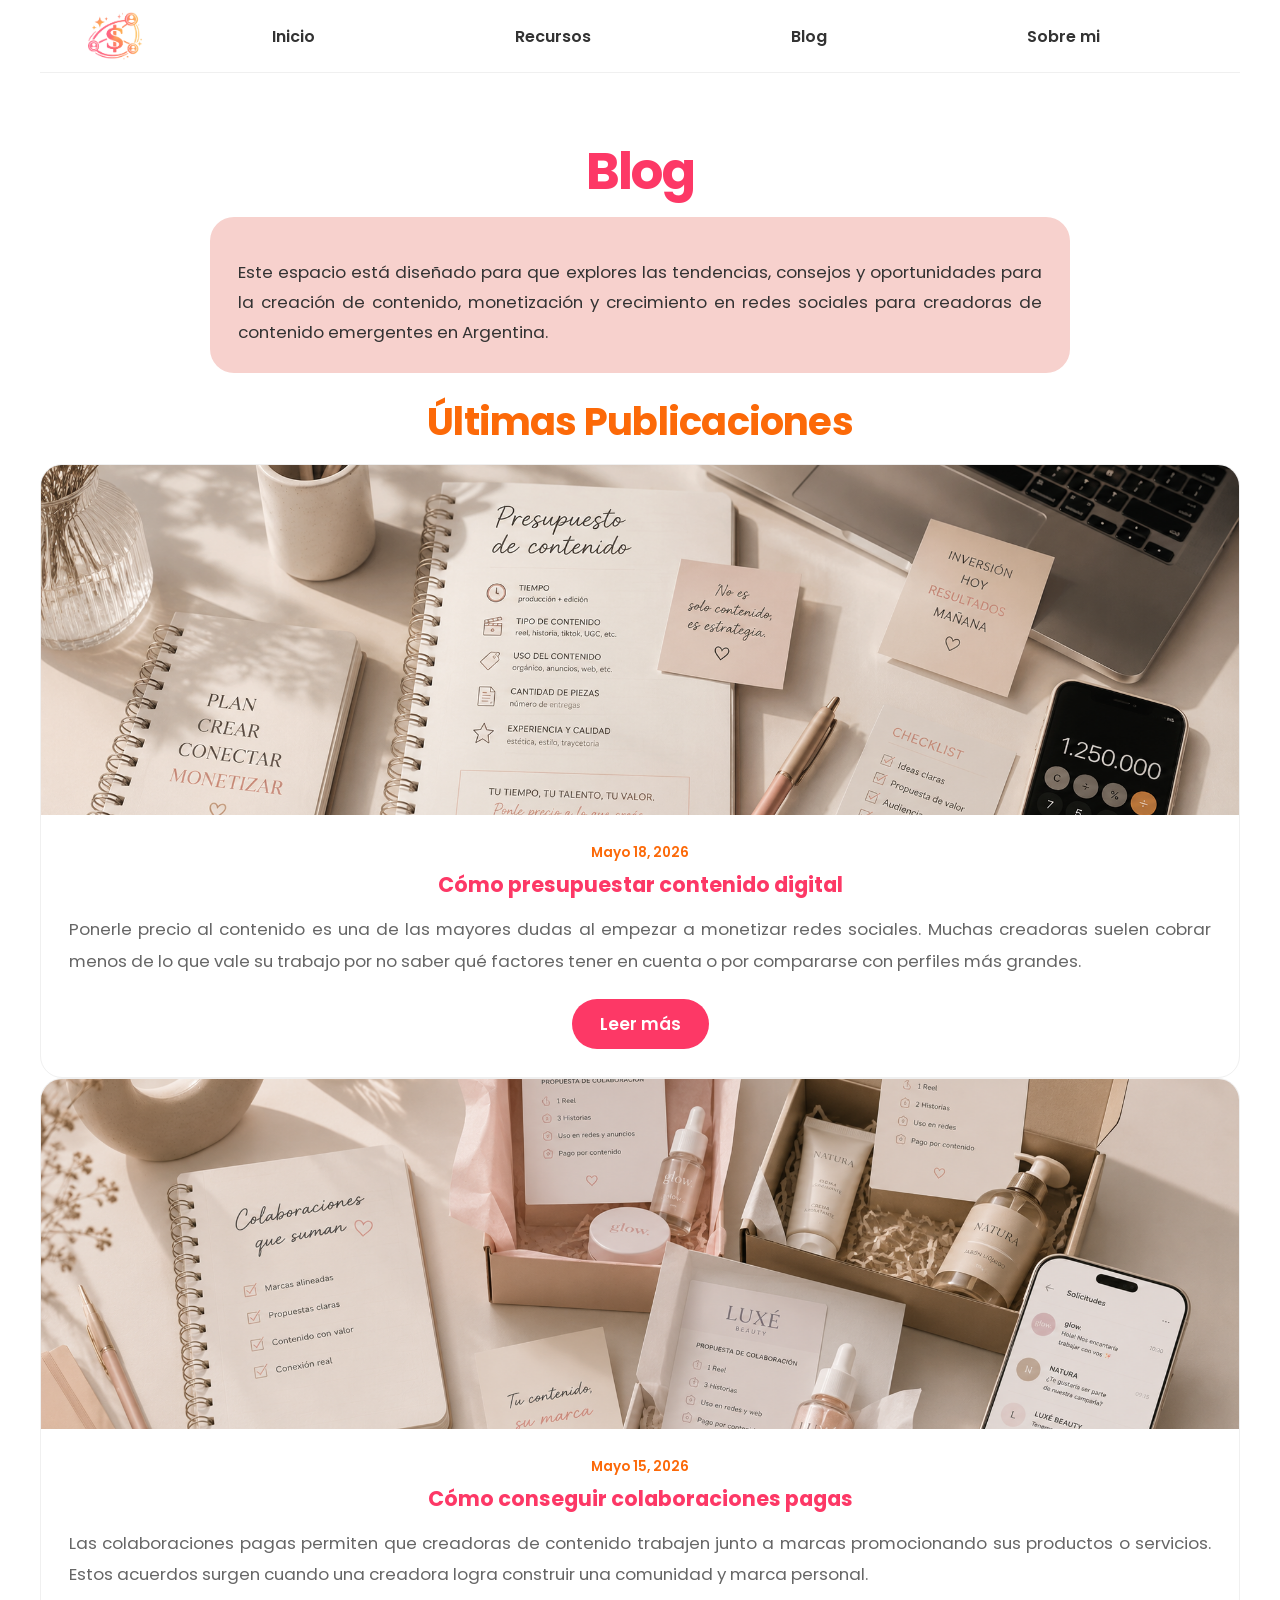
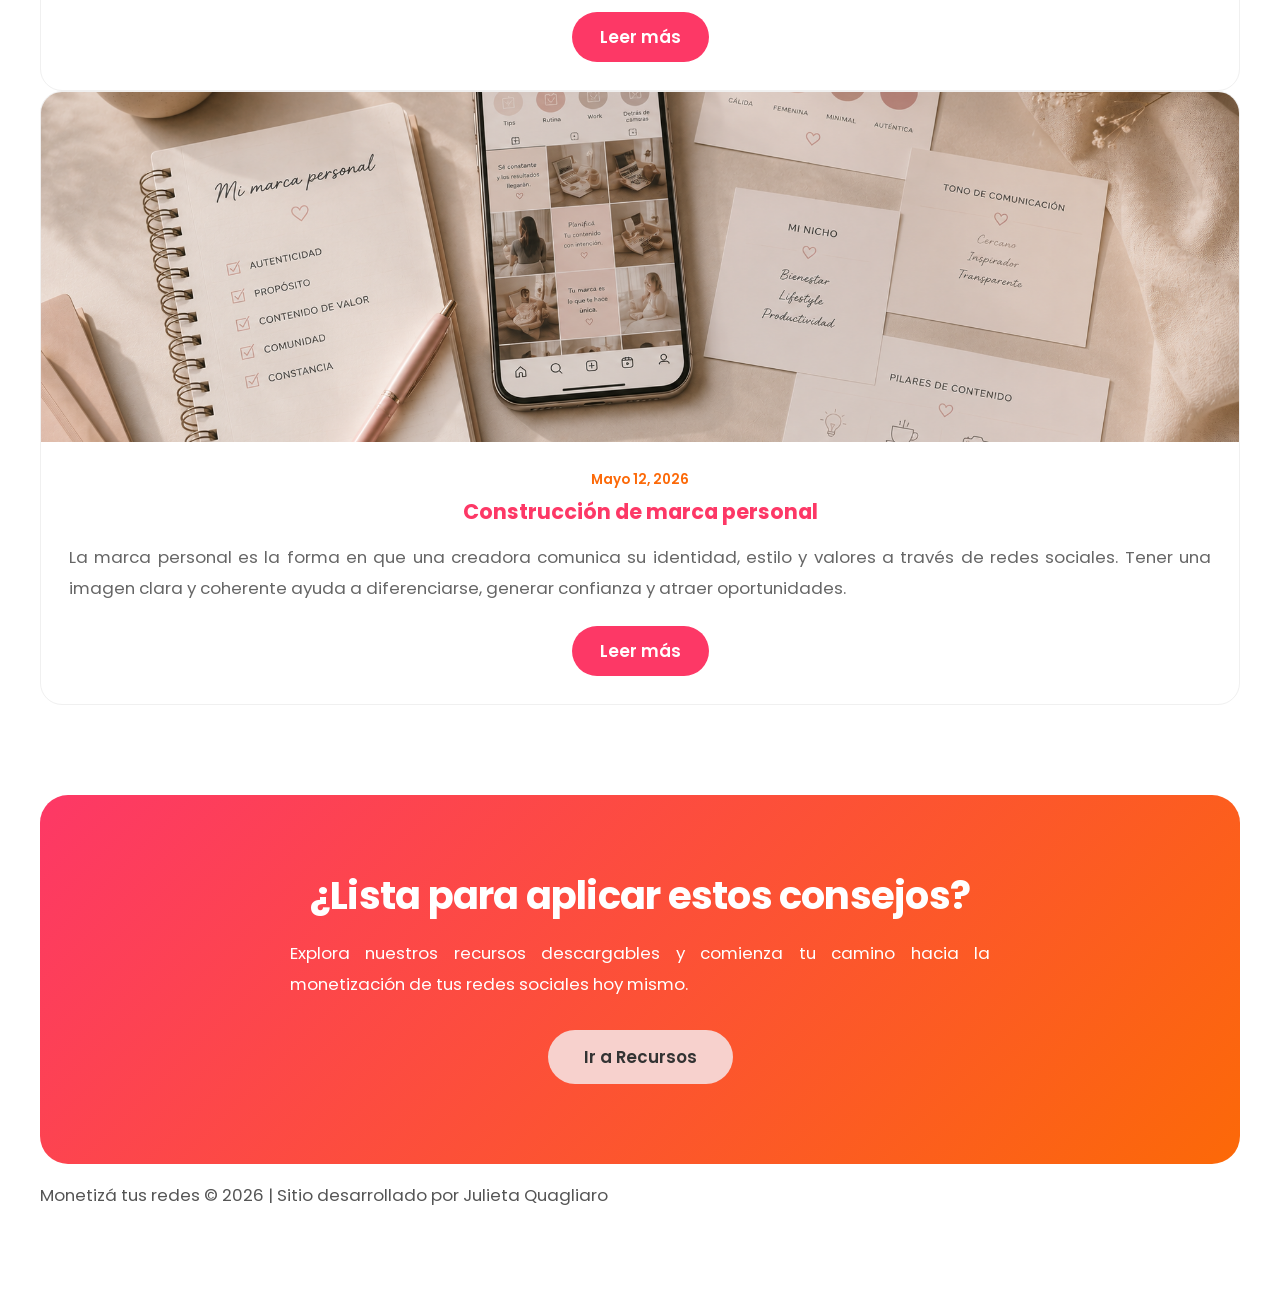
<file: blog.html>
<!DOCTYPE html>
<html lang="es"> 
<head>
  <link href="style.css" rel="stylesheet">
  <meta charset="UTF-8">
  <meta name="viewport" content="width=device-width, initial-scale=1.0">

  <title>Blog - Monetizá tus redes</title>
  <link href="https://fonts.googleapis.com/css2?family=Poppins:wght@400;600;700&display=swap" rel="stylesheet">

</head>
<body>
  <nav>
    <div class="nav-left"><img src="img/logo.png" alt="Logo"></div>
    <div class="nav-links">
      <a href="index.html">Inicio</a>
      <a href="recursos.html">Recursos</a>
      <a href="blog.html">Blog</a>
      <a href="sobremi.html">Sobre mi</a>
    </div>
  </nav>

  <h1>Blog</h1>

  <div class="highlight-box">
    <p>Este espacio está diseñado para que explores las tendencias, consejos y oportunidades para la creación de contenido, monetización y crecimiento en redes sociales para creadoras de contenido emergentes en Argentina.</p>
  </div>

  <div class="blog-container">
    <h2>Últimas Publicaciones</h2>

  
      <article class="blog-card">
        <div class="blog-image">
          <img src="img/blog post 1.png" alt="Cómo presupuestar contenido digital">
        </div>
        <div class="blog-content">
          <div class="blog-date">Mayo 18, 2026</div>
          <h3>Cómo presupuestar contenido digital</h3>
          <p class="blog-excerpt">Ponerle precio al contenido es una de las mayores dudas al empezar a monetizar redes sociales. Muchas creadoras suelen cobrar menos de lo que vale su trabajo por no saber qué factores tener en cuenta o por compararse con perfiles más grandes.</p>
          <details class="blog-details">
            <summary class="btn-primary">Leer más</summary>
            <div class="details-content">
            <p><strong>¿Qué deberías incluir en un presupuesto?</strong></p>
                <ul>
                    <li>Tiempo de producción, grabación y edición.</li>
                    <li>Formato solicitado (Reel, TikTok, historia, UGC, etc.).</li>
                    <li>Cantidad de piezas incluidas en la propuesta.</li>
                    <li>Derechos de uso y duración de la campaña.</li>
                    <li>Experiencia y especialización de la creadora.</li>
                </ul>

            <p><strong>Recomendaciones</strong></p>
                <ul>
                   <li>Definí tarifas base para cada tipo de contenido.</li>
                   <li>Considerá el tiempo invertido además del alcance.</li>
                   <li>Aclará cuántas revisiones incluye el servicio.</li>
                   <li>Sumá un costo extra si la marca utilizará el contenido en anuncios.</li>
               </ul>

           <p><strong>Dato importante</strong></p>
              <p>El valor de una colaboración no depende únicamente de los seguidores. Factores como la calidad del contenido, el tiempo de producción y el uso comercial que hará la marca pueden influir significativamente en el presupuesto final.
              </p>

            <p class="fuente"> Fuente: Monetag Team. 
              <a href="https://monetag.com/es/blog/monetizacion-de-contenidos-consejos-y-estrategias-vitales-a-tener-en-cuenta/" target="_blank">
              Monetización de contenidos: consejos y estrategias vitales a tener en cuenta</a>
              (2024).
           </p>
            <p class="fuente">Fuente: imagen generada con ChatGPT (OpenAI), 2026.</p>
            </div>
          </details>
        </div>
      </article>


      <article class="blog-card">
        <div class="blog-image">
          <img src="img/blog post 2.png" alt="Cómo conseguir colaboraciones pagas">
        </div>
        <div class="blog-content">
          <div class="blog-date">Mayo 15, 2026</div>
          <h3>Cómo conseguir colaboraciones pagas</h3>
          <p class="blog-excerpt">Las colaboraciones pagas permiten que creadoras de contenido trabajen junto a marcas promocionando sus productos o servicios. Estos acuerdos surgen cuando una creadora logra construir una comunidad y marca personal.</p>
          <details class="blog-details">
            <summary class="btn-primary">Leer más</summary>
            <div class="details-content">
              <p><strong>¿Qué buscan las marcas?</strong></p>
             <ul>
                <li>Una identidad visual coherente.</li>
                <li>Contenido constante y de calidad.</li>
                <li>Buena interacción con la audiencia.</li>
                <li>Afinidad entre la creadora y la marca.</li>
                <li>Autenticidad y credibilidad.</li>
             </ul>
              <p><strong>Estrategias para conseguir colaboraciones</strong></p>
              <ul>
                <li>Definir claramente tu nicho y estilo de contenido.</li>
                <li>Crear un media kit actualizado.</li>
                <li>Etiquetar e interactuar con marcas afines.</li>
                <li>Mostrar ejemplos reales de trabajos anteriores.</li>
                <li>Contactar marcas de forma profesional y personalizada.</li>
             </ul>
              <p><strong>Dato importante</strong></p>
              <p>Las marcas valoran cada vez más a las microcreadoras porque suelen generar comunidades más comprometidas y auténticas. Una audiencia pequeña pero activa puede ser tan atractiva como una comunidad masiva.</p>            </div>
          <p class="fuente">
             Fuente: Metricool.
            <a href="https://metricool.com/es/monetizar-redes-sociales/" target="_blank">
             10 estrategias para monetizar redes sociales</a>
            (2025).
         </p>
          <p class="fuente">Fuente: imagen generada con ChatGPT (OpenAI), 2026.</p>
            </details>
        </div>
      </article>

      <article class="blog-card">
        <div class="blog-image">
          <img src="img/blog post 3.png" alt="Construcción de marca personal">
        </div>
        <div class="blog-content">
          <div class="blog-date">Mayo 12, 2026</div>
          <h3>Construcción de marca personal</h3>
          <p class="blog-excerpt">La marca personal es la forma en que una creadora comunica su identidad, estilo y valores a través de redes sociales. Tener una imagen clara y coherente ayuda a diferenciarse, generar confianza y atraer oportunidades.</p>
          <details class="blog-details">
            <summary class="btn-primary">Leer más</summary>
            <div class="details-content">
              <p><strong>¿Qué ayuda a construir una marca personal?</strong></p>
              <ul>
                 <li>Mantener una identidad visual consistente.</li>
                 <li>Compartir contenido alineado a tus intereses.</li>
                 <li>Mostrar autenticidad y personalidad.</li>
                 <li>Generar valor para la audiencia.</li>
                 <li>Construir confianza a largo plazo.</li>
             </ul>
              <p><strong>Estrategias para fortalecerla</strong></p>
              <ul>
                 <li>Definir qué te diferencia de otros creadores.</li>
                 <li>Conocer a tu audiencia y sus intereses.</li>
                 <li>Mantener una comunicación coherente.</li>
                 <li>Diversificar formatos de contenido.</li>
                 <li>Crear una presencia reconocible en todas tus redes.</li>
             </ul>
              <p><strong>Dato importante</strong></p>
              <p>Una marca personal sólida se construye a partir de la confianza. Comprender a tu audiencia y ofrecer contenido relevante de forma constante puede generar oportunidades de monetización más sostenibles en el tiempo.</p>            </div>
          <p class="fuente">
          Fuente: Mailchimp.
          <a href="https://mailchimp.com/es/resources/content-monetization/" target="_blank">
          How to Monetize Your Content: Tips for Success</a>
          (2024).
          </p>
          <p class="fuente">Fuente: imagen generada con ChatGPT (OpenAI), 2026.</p>
            </details>
        </div>
      </article>

    </div>
  <div class="section-colored">
    <h2>¿Lista para aplicar estos consejos?</h2>
    <p>Explora nuestros recursos descargables y comienza tu camino hacia la monetización de tus redes sociales hoy mismo.</p>
    <a href="recursos.html" class="btn-secondary">Ir a Recursos</a>
  </div>

  <footer>
  <p>Monetizá tus redes © 2026 | Sitio desarrollado por Julieta Quagliaro</p>
</footer>

</body>
</html>
</file>
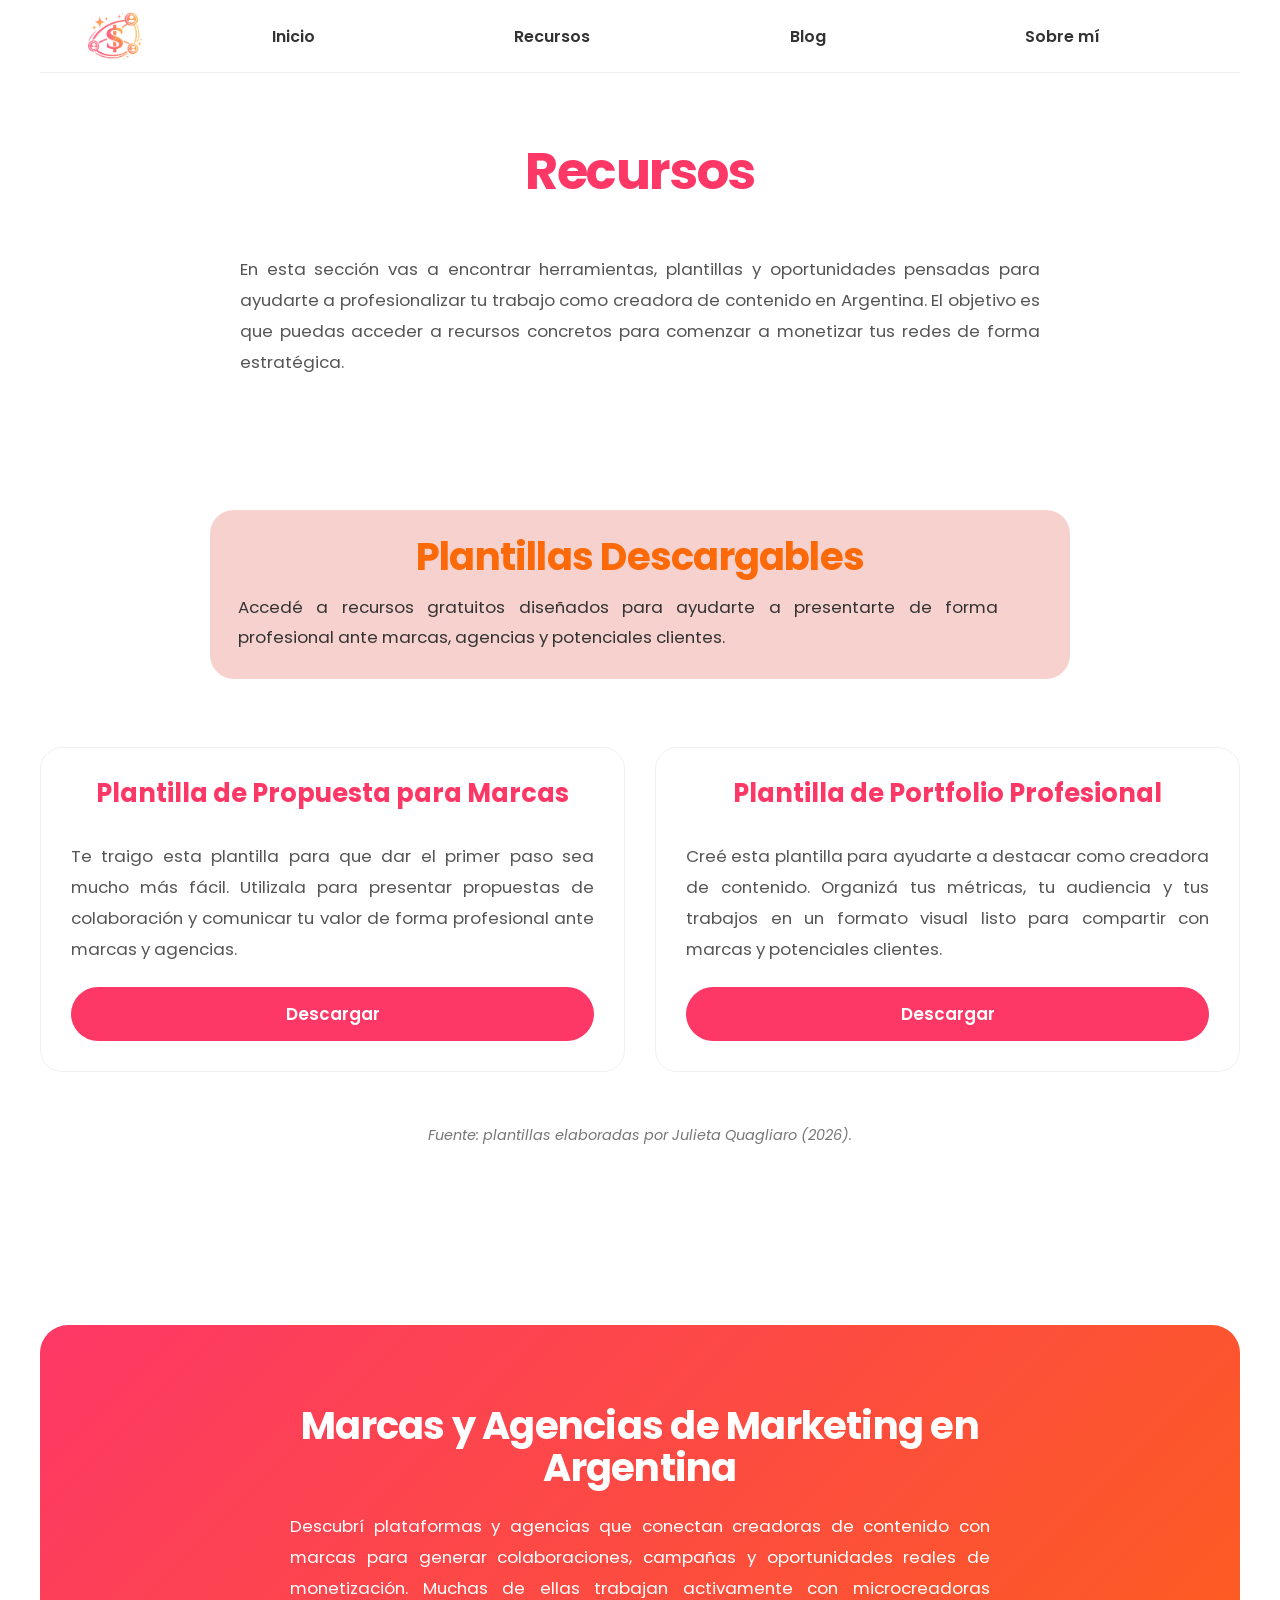
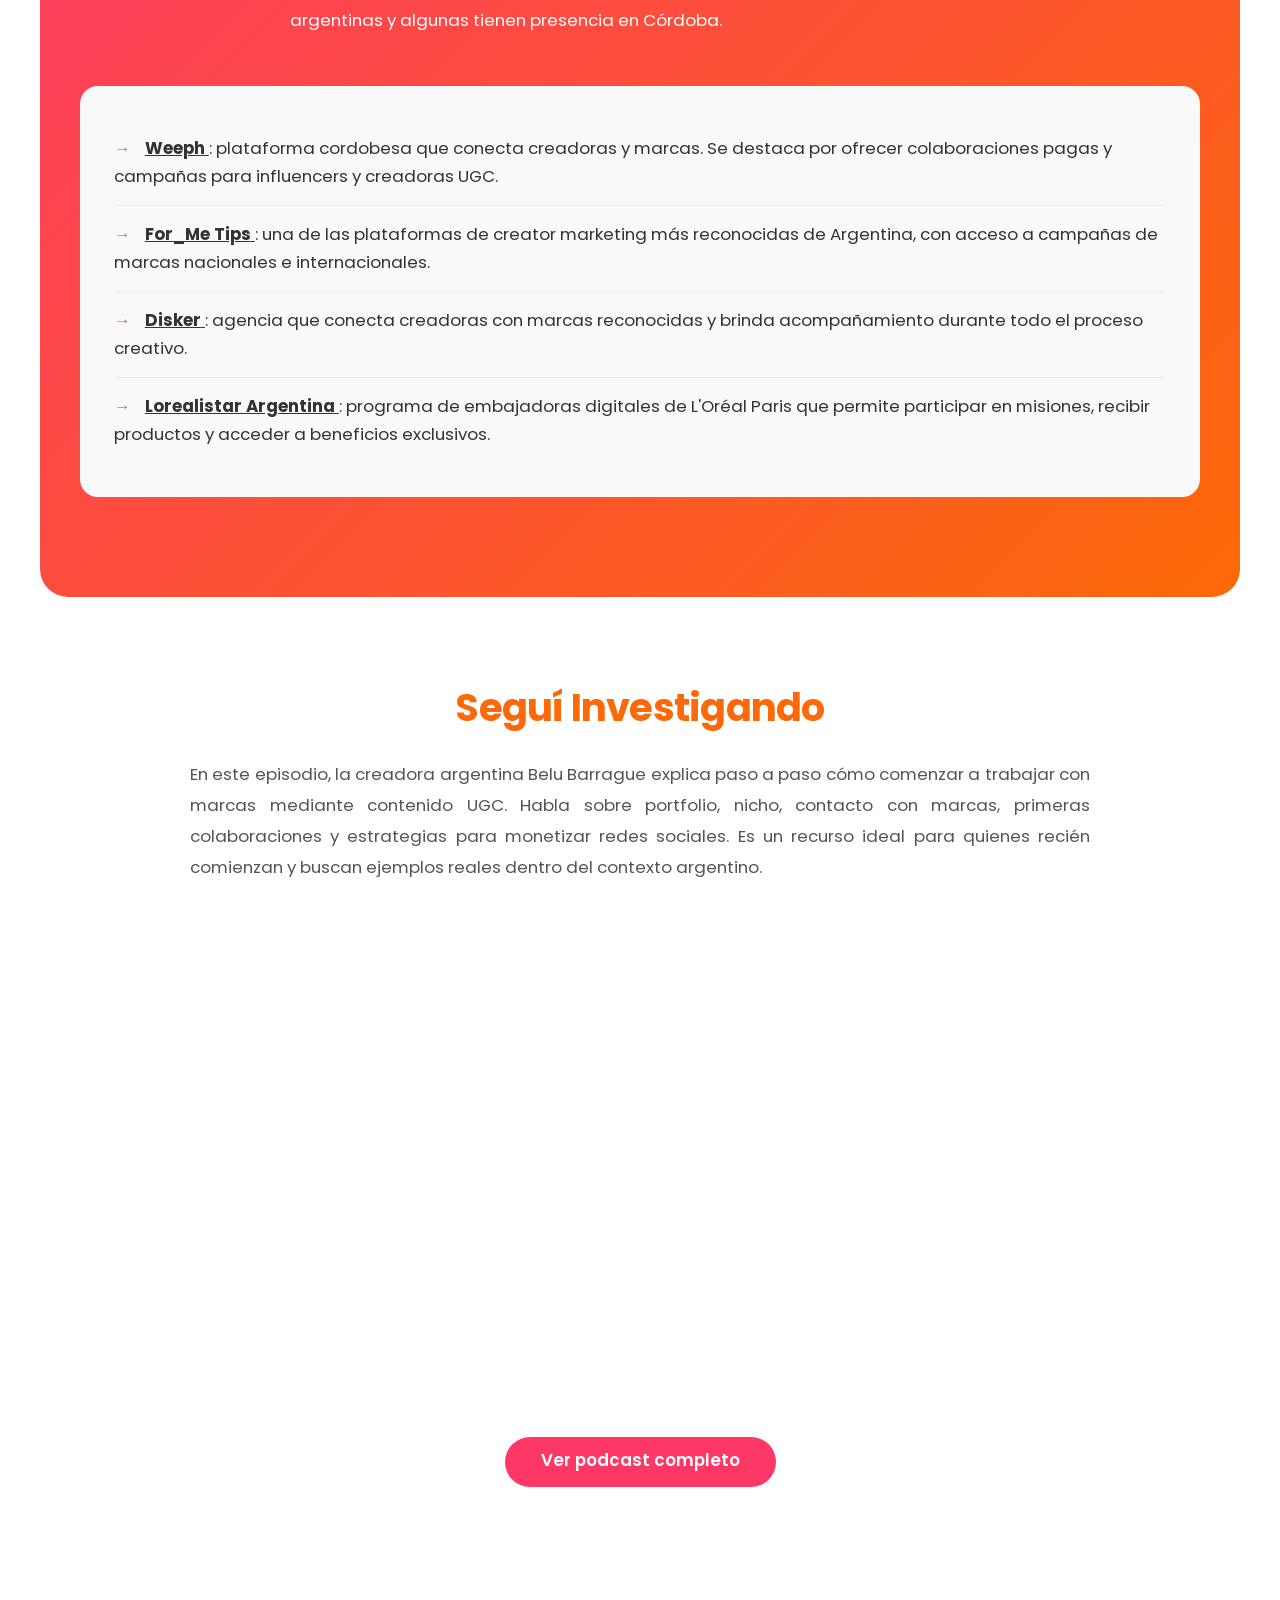
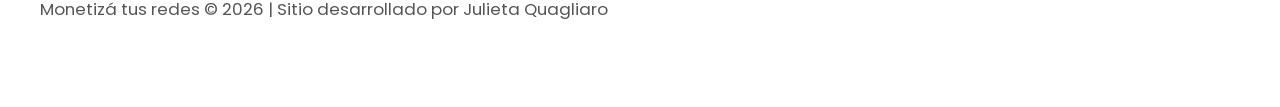
<file: recursos.html>
<!DOCTYPE html>
<html lang="es">

<head>
  <meta charset="UTF-8">
  <meta name="viewport" content="width=device-width, initial-scale=1.0">

  <title>Recursos - Monetizá tus redes</title>

  <link href="style.css" rel="stylesheet">
  <link href="https://fonts.googleapis.com/css2?family=Poppins:wght@400;600;700&display=swap" rel="stylesheet">
</head>

<body class="Recursos">

  <nav>
    <div class="nav-left">
      <img src="img/logo.png" alt="Logo Monetizá tus redes">
    </div>

    <div class="nav-links">
      <a href="index.html">Inicio</a>
      <a href="recursos.html">Recursos</a>
      <a href="blog.html">Blog</a>
      <a href="sobremi.html">Sobre mí</a>
    </div>
  </nav>

  <h1>Recursos</h1>

  <div class="introducción">
    <p>En esta sección vas a encontrar herramientas, plantillas y oportunidades pensadas para ayudarte a profesionalizar tu trabajo como creadora de contenido en Argentina. El objetivo es que puedas acceder a recursos concretos para comenzar a monetizar tus redes de forma estratégica.</p>
  </div>

  <!-- PLANTILLAS -->

  <div id="plantillas" class="section-container">

    <div class="section-content">

      <div class="highlight-box">
        <h2>Plantillas Descargables</h2>
        <p>Accedé a recursos gratuitos diseñados para ayudarte a presentarte de forma profesional ante marcas, agencias y potenciales clientes.</p>

      </div>

      <div class="resources-grid">
        <div class="resource-item">
          <h3>Plantilla de Propuesta para Marcas</h3>
          <p>Te traigo esta plantilla para que dar el primer paso sea mucho más fácil. Utilizala para presentar propuestas de colaboración y comunicar tu valor de forma profesional ante marcas y agencias.</p>

          <a
            href="https://canva.link/bnpgymdjhi0zudo"
            target="_blank"
            rel="noopener noreferrer"
            class="btn-primary">Descargar
          </a>

        </div>

        <div class="resource-item">
          <h3>Plantilla de Portfolio Profesional</h3>
          <p>Creé esta plantilla para ayudarte a destacar como creadora de contenido. Organizá tus métricas, tu audiencia y tus trabajos en un formato visual listo para compartir con marcas y potenciales clientes.</p>

          <a
            href="https://canva.link/ubx2yilfzqwx5xy"
            target="_blank"
            rel="noopener noreferrer"
            class="btn-primary">
            Descargar
          </a>

        </div>

      </div>

      <p class="fuente">Fuente: plantillas elaboradas por Julieta Quagliaro (2026).</p>

    </div>

  </div>

  <!-- AGENCIAS -->

  <div id="agencias" class="section-container section-colored">

    <div class="section-content">

      <h2>Marcas y Agencias de Marketing en Argentina</h2>

      <p>Descubrí plataformas y agencias que conectan creadoras de contenido con marcas para generar colaboraciones, campañas y oportunidades reales de monetización. Muchas de ellas trabajan activamente con microcreadoras argentinas y algunas tienen presencia en Córdoba.</p>

      <div class="resource-list">
        <ul>
          <li>
            <a href="https://weeph.com/" target="_blank">
              <strong>Weeph</strong>
            </a>
            : plataforma cordobesa que conecta creadoras y marcas. Se destaca por ofrecer colaboraciones pagas y campañas para influencers y creadoras UGC.
          </li>

          <li>
            <a href="https://www.formetips.com/" target="_blank">
              <strong>For_Me Tips</strong>
            </a>
            : una de las plataformas de creator marketing más reconocidas de Argentina, con acceso a campañas de marcas nacionales e internacionales.
          </li>

          <li>
            <a href="https://disker.ai/" target="_blank">
              <strong>Disker</strong>
            </a>
            : agencia que conecta creadoras con marcas reconocidas y brinda acompañamiento durante todo el proceso creativo.
          </li>

          <li>
            <a href="https://ar.lorealistar.com/landing" target="_blank">
              <strong>Lorealistar Argentina</strong>
            </a>
            : programa de embajadoras digitales de L'Oréal Paris que permite participar en misiones, recibir productos y acceder a beneficios exclusivos.
          </li>
        </ul>
      </div>

    </div>

  </div>

  <!-- PODCAST -->

  <div id="podcast" class="podcast-section">

    <h2>Seguí Investigando</h2>
    <p>En este episodio, la creadora argentina Belu Barrague explica paso a paso cómo comenzar a trabajar con marcas mediante contenido UGC. Habla sobre portfolio, nicho, contacto con marcas, primeras colaboraciones y estrategias para monetizar redes sociales. Es un recurso ideal para quienes recién comienzan y buscan ejemplos reales dentro del contexto argentino.</p>
    <div class="podcast-embed">

      <iframe
        src="https://open.spotify.com/embed/episode/4V5hNGF3V9yPSmAwqiazNN?utm_source=generator"
        allowfullscreen=""
        allow="autoplay; clipboard-write; encrypted-media; fullscreen; picture-in-picture"
        loading="lazy">
      </iframe>

    </div>
    <a
      href="https://open.spotify.com/show/0JfGg6r4d6w4mGvP2mJxgR"
      target="_blank"
      class="btn-primary podcast-btn">Ver podcast completo
    </a>

  </div>

  <footer>
    <p>Monetizá tus redes © 2026 | Sitio desarrollado por Julieta Quagliaro</p>
  </footer>

</body>
</html>
</file>
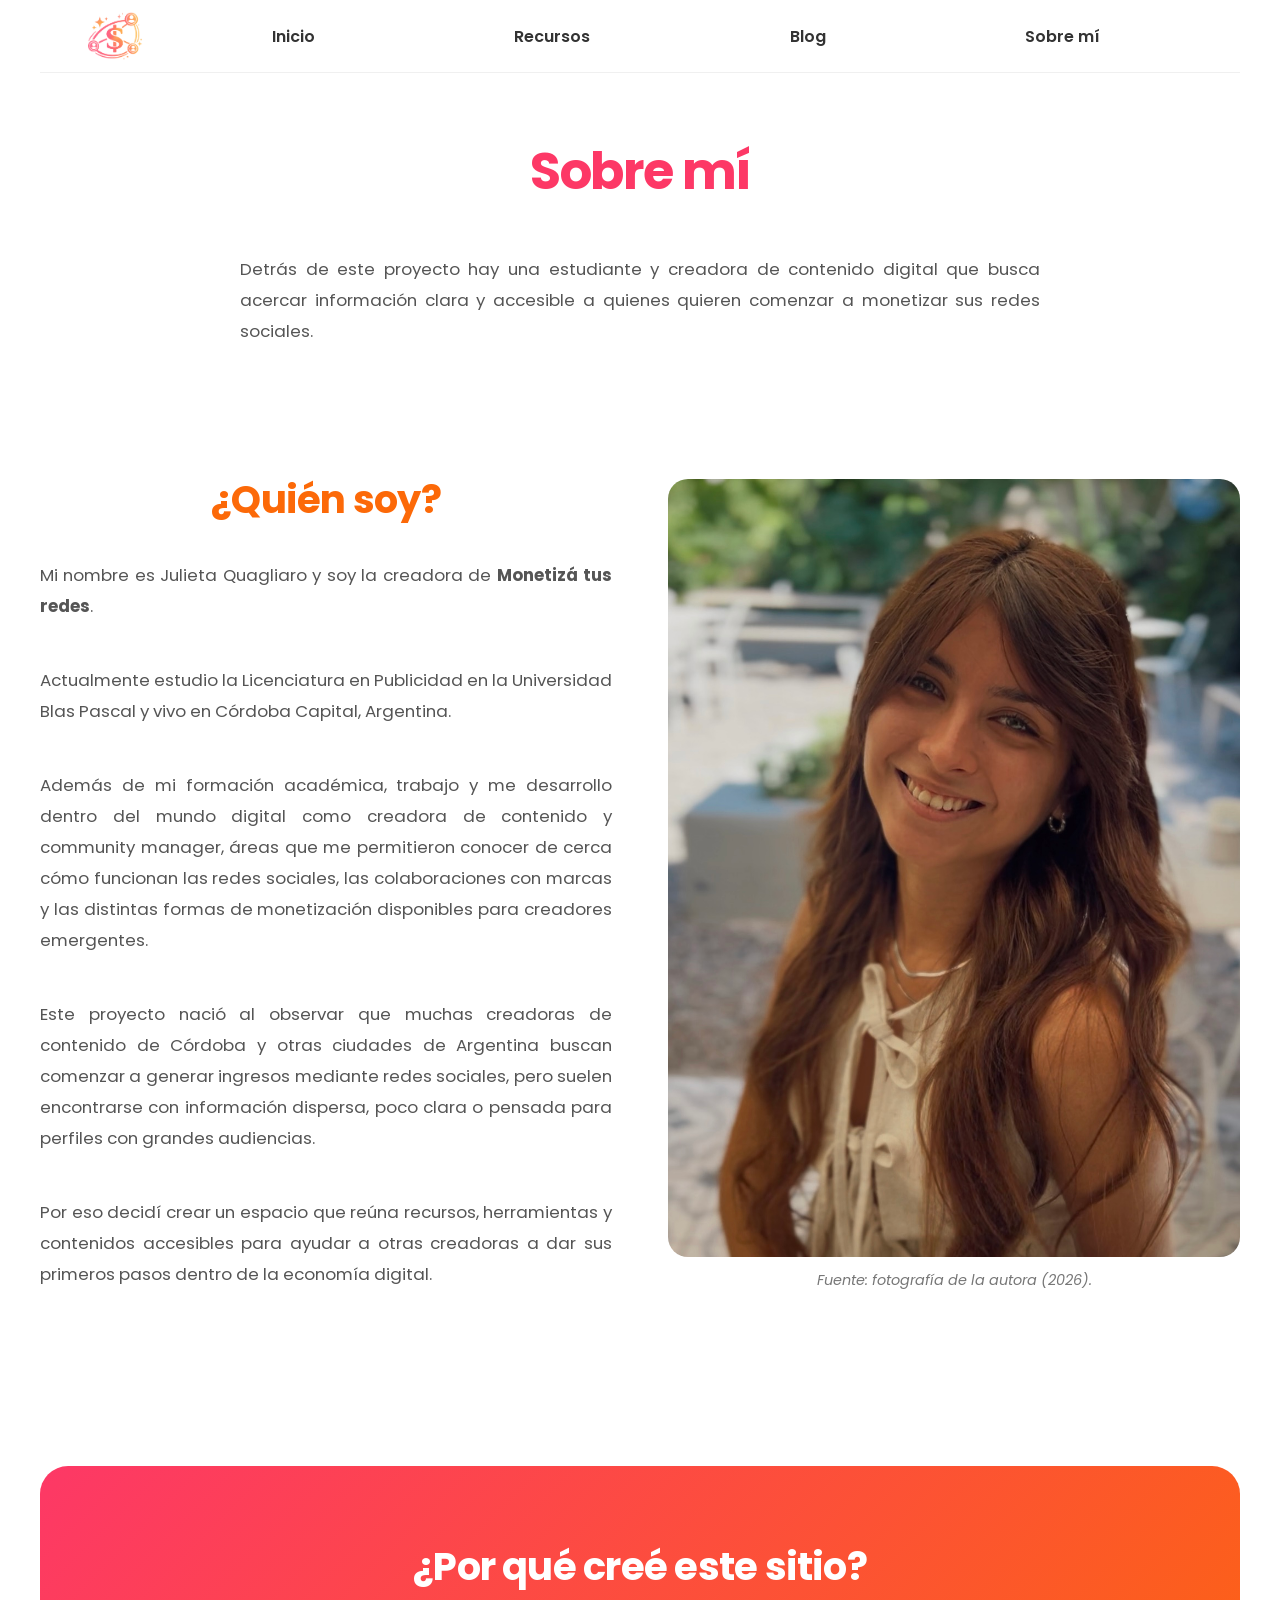
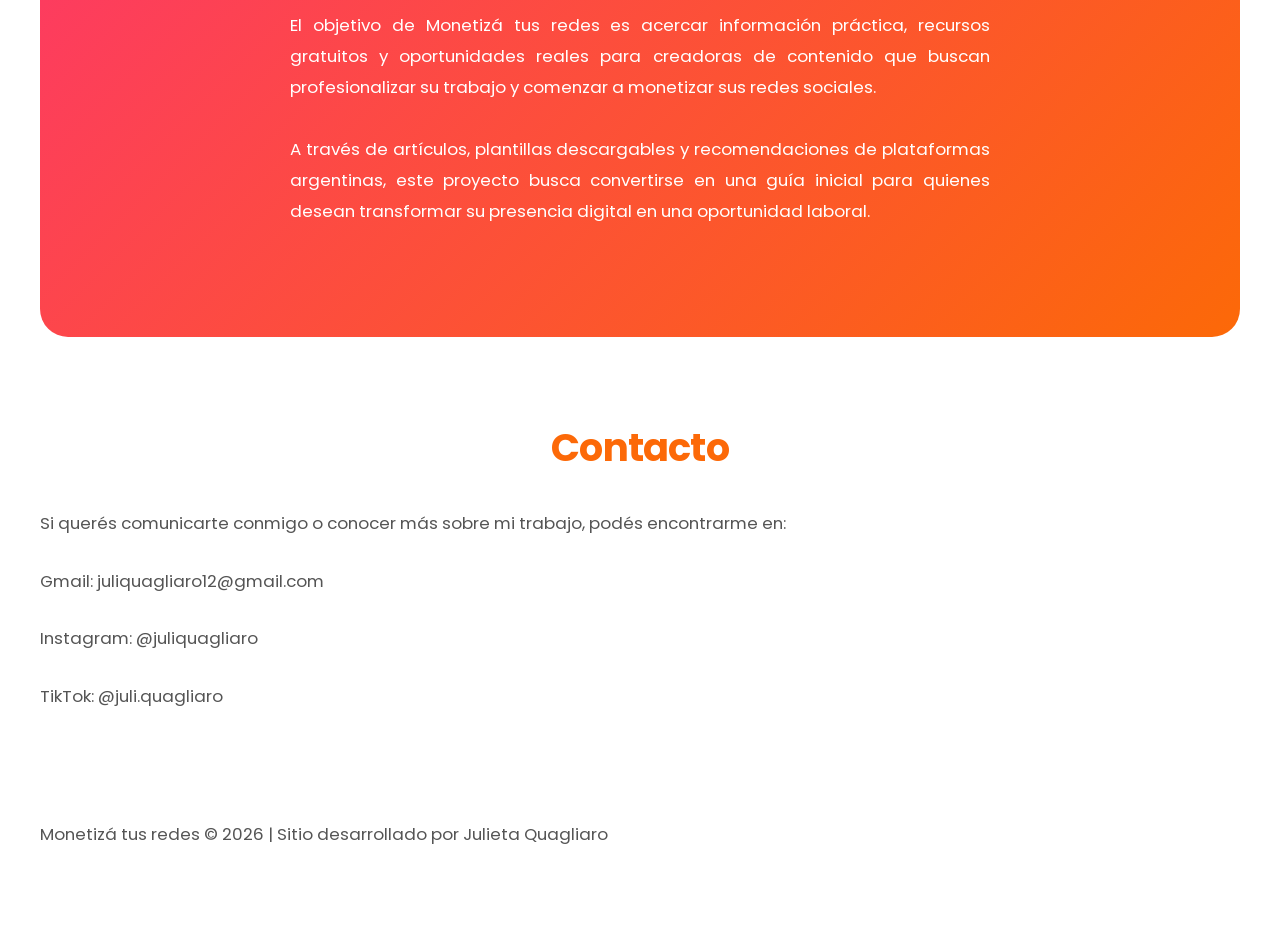
<file: sobremi.html>
<!DOCTYPE html>
<html lang="es">

<head>
  <meta charset="UTF-8">
  <meta name="viewport" content="width=device-width, initial-scale=1.0">

  <title>Sobre mí - Monetizá tus redes</title>

  <link href="style.css" rel="stylesheet">
  <link href="https://fonts.googleapis.com/css2?family=Poppins:wght@400;600;700&display=swap" rel="stylesheet">
</head>

<body class="SobreMi">

  <nav>

    <div class="nav-left">
      <img src="img/logo.png" alt="Logo Monetizá tus redes">
    </div>

    <div class="nav-links">
      <a href="index.html">Inicio</a>
      <a href="recursos.html">Recursos</a>
      <a href="blog.html">Blog</a>
      <a href="sobremi.html">Sobre mí</a>
    </div>

  </nav>

  <h1>Sobre mí</h1>

  <div class="introducción">

    <p>
      Detrás de este proyecto hay una estudiante y creadora de contenido digital que busca acercar información clara y accesible a quienes quieren comenzar a monetizar sus redes sociales.
    </p>

  </div>

  <!-- QUIÉN SOY -->

  <div class="section-container">

    <div class="section-content">

      <h2>¿Quién soy?</h2>

      <p>
        Mi nombre es Julieta Quagliaro y soy la creadora de
        <strong>Monetizá tus redes</strong>.
      </p>

      <p>
        Actualmente estudio la Licenciatura en Publicidad en la Universidad Blas Pascal y vivo en Córdoba Capital, Argentina.
      </p>

      <p>
        Además de mi formación académica, trabajo y me desarrollo dentro del mundo digital como creadora de contenido y community manager, áreas que me permitieron conocer de cerca cómo funcionan las redes sociales, las colaboraciones con marcas y las distintas formas de monetización disponibles para creadores emergentes.
      </p>

      <p>
        Este proyecto nació al observar que muchas creadoras de contenido de Córdoba y otras ciudades de Argentina buscan comenzar a generar ingresos mediante redes sociales, pero suelen encontrarse con información dispersa, poco clara o pensada para perfiles con grandes audiencias.
      </p>

      <p>
        Por eso decidí crear un espacio que reúna recursos, herramientas y contenidos accesibles para ayudar a otras creadoras a dar sus primeros pasos dentro de la economía digital.
      </p>

    </div>

    <div class="section-image">

      <img
        src="img/autora.jpg"
        alt="Julieta Quagliaro, creadora del proyecto Monetizá tus redes">

      <p class="fuente">
        Fuente: fotografía de la autora (2026).
      </p>

    </div>

  </div>

  <!-- SOBRE EL PROYECTO -->

  <div class="section-container section-colored">

    <div class="section-content">

      <h2>¿Por qué creé este sitio?</h2>

      <p>
        El objetivo de Monetizá tus redes es acercar información práctica, recursos gratuitos y oportunidades reales para creadoras de contenido que buscan profesionalizar su trabajo y comenzar a monetizar sus redes sociales.
      </p>

      <p>
        A través de artículos, plantillas descargables y recomendaciones de plataformas argentinas, este proyecto busca convertirse en una guía inicial para quienes desean transformar su presencia digital en una oportunidad laboral.
      </p>

    </div>

  </div>

  <!-- CONTACTO -->

  <div class="section-container">

    <div class="section-content contact-info">

      <h2 style="text-align: left;">Contacto</h2>

      <p>
        Si querés comunicarte conmigo o conocer más sobre mi trabajo, podés encontrarme en:
      </p>

      <p>
      Gmail: juliquagliaro12@gmail.com
      </p>

      <p>
      Instagram: @juliquagliaro
      </p>

      <p>
      TikTok: @juli.quagliaro
      </p>

    </div>

  </div>

  <footer>
    <p>
      Monetizá tus redes © 2026 | Sitio desarrollado por Julieta Quagliaro
    </p>
  </footer>

</body>
</html>
</file>
<file: style.css>
﻿/* RESET Y BASE*/
* {
    box-sizing: border-box;
    text-align: justify;

}

body {
    margin: 0;
    padding: 0 40px 60px;
    min-height: 100vh;
    font-family: 'Poppins', sans-serif;
    background-color: #fff;
    color: #333;
    font-size: 16px;
}

/*TIPOGRAFÍA*/
h1 {
    color: #fd3866;
    font-size: clamp(2.8rem, 4vw, 3.6rem);
    font-weight: 700;
    line-height: 1.05;
    margin: 72px auto 18px;
    max-width: 860px;
    text-align: center;
    letter-spacing: -0.03em;
}

h2 {
    color: #fc6908;
    font-size: clamp(2rem, 3vw, 2.6rem);
    font-weight: 700;
    line-height: 1.1;
    margin: 0 auto 20px;
    max-width: 860px;
    text-align: center;
    letter-spacing: -0.02em;
}

h3 {
    color: #fd3866;
    font-size: 1.6rem;
    font-weight: 700;
    line-height: 1.2;
    margin: 0 0 18px;
    text-align: center;
}

p {
    font-size: 1.05rem;
    line-height: 1.85;
    color: #555;
    margin-bottom: 22px;
    text-align: justify;
    text-justify: inter-word;
}

/*NAVEGACIÓN*/
nav {
    padding: 12px 40px;
    background: white;
    border-bottom: 1px solid #f0f0f0;
    display: flex;
    align-items: center;
    gap: 20px;
    flex-wrap: wrap;
}

nav a {
    color: #333;
    text-decoration: none;
    font-weight: 600;
    margin-right: 30px;
    font-size: 1em;
    transition: color 0.3s;
}

/* Nav layout: left image + evenly spaced links */
.nav-left img {
    display: block;
    height: 48px;
    width: auto;
    border-radius: 8px;
}

.nav-links {
    flex: 1 1 auto;
    display: flex;
    justify-content: space-around;
    align-items: center;
}

.nav-links a {
    margin: 0;
    padding: 8px 12px;
}

nav a:hover {
    color: #fd3866;
}

/*SECCIONES GENERALES*/
.menu-section {
    display: none;
}

.introducción {
    padding: 20px 200px;
    font-size: 1.1em;
    line-height: 1.8;
    color: #555;
    text-align: justify;
}

.section-container {
    display: flex;
    align-items: stretch;
    gap: 56px;
    padding: 90px 0;
    max-width: 1320px;
    margin: 0 auto;
}

.section-container.reverse {
    flex-direction: row-reverse;
}

.section-content {
    flex: 1;
    min-width: 0;
    display: flex;
    flex-direction: column;
    justify-content: center;
    align-items: center;
    text-align: center;
}

.section-content h2 {
    margin-bottom: 22px;
}

.section-content p {
    margin-bottom: 26px;
    max-width: 760px;
}

.section-label {
    color: #fc6908;
    font-size: 0.9em;
    font-weight: 600;
    text-transform: uppercase;
    letter-spacing: 1px;
    margin-bottom: 15px;
}

/* IMÁGENES Y VIDEOS*/
.section-image,
.section-video {
    flex: 1;
    min-width: 0;
    min-height: 360px;
    display: flex;
    flex-direction: column;
    justify-content: flex-start;
    align-items: center;
}

.section-video {
    overflow: hidden;
    border-radius: 20px;
    min-height: 360px;
}

.section-video video {
    width: 100%;
    height: 100%;
    object-fit: cover;
    border-radius: 20px;
}

.section-image img {
    width: 100%;
    height: 100%;
    object-fit: cover;
    border-radius: 20px;
}

/* BOTONES */
.btn-primary,
.btn-secondary {
    display: inline-block;
    padding: 14px 36px;
    border-radius: 50px;
    border: none;
    cursor: pointer;
    text-decoration: none;
    font-weight: 600;
    font-size: 1.05em;
    transition: background-color 0.3s, transform 0.3s;
    text-align: center;
}

.btn-primary {
    background-color: #fd3866;
    color: white;
}

.btn-primary:hover {
    background-color: #fc6908;
}

.btn-secondary {
    background-color: #f7d1cd;
    color: #333;
}

.btn-secondary:hover {
    background-color: #fd3866;
    color: white;
}

/* CENTRAR 'Leer más' EN LAS TARJETAS DEL BLOG */
.blog-details summary,
.blog-details summary.btn-primary {
    display: block;
    width: max-content;
    margin: 18px auto 0;
    padding: 12px 28px;
}

/*SECCIONES DESTACADAS*/
.section-colored {
    background: linear-gradient(135deg, #fd3866 0%, #fc6908 100%);
    color: white;
    padding: 80px 40px;
    text-align: center;
    margin-top: 60px;
    border-radius: 28px;
}

.section-colored h2,
.section-colored h3,
.section-colored p {
    color: white;
}

.section-colored p {
    max-width: 700px;
    margin: 0 auto 30px;
}

/*INTRO BLOG*/
.intro-section {
    background: linear-gradient(
        135deg,
        rgba(253, 56, 102, 0.1) 0%,
        rgba(252, 105, 8, 0.1) 100%
    );
    padding: 64px 40px;
    margin-bottom: 60px;
    border-radius: 28px;
}

.blog-container {
    max-width: 1320px;
    margin: 0 auto;
    padding-bottom: 30px;
    font-size: 1rem;
}

/*RECURSOS*/
.resources-grid {
    display: grid;
    grid-template-columns: repeat(2, minmax(0, 1fr));
    gap: 30px;
    padding: 40px 0;
}

.resource-item {
    background: white;
    border: 1px solid #f0f0f0;
    border-radius: 22px;
    padding: 30px;
    text-align: center;
    transition: all 0.3s;
    display: flex;
    flex-direction: column;
    justify-content: space-between;
}

.resource-item:hover {
    border-color: #fd3866;
    box-shadow: 0 10px 25px rgba(253, 56, 102, 0.12);
}

.resource-item h3 {
    margin-bottom: 16px;
}

.resource-item p {
    margin-bottom: 22px;
}

.resource-list {
    background: #f9f9f9;
    padding: 34px;
    border-radius: 18px;
    margin: 20px 0;
}

.resource-list ul {
    list-style: none;
    padding: 0;
    margin: 0;
}

.resource-list li {
    padding: 14px 0;
    border-bottom: 1px solid #eee;
    font-size: 1.05em;
    color: #333;
    line-height: 1.7;
    text-align: left;
}

.resource-list li:last-child {
    border-bottom: none;
}

.resource-list li::before {
    content: "→";
    color: #fc6908;
    font-weight: bold;
    margin-right: 10px;
}

.resource-list li a {
    color: #333;
    text-decoration: underline;
    font-weight: 700;
}

.fuente {
    font-size: 0.9rem;
    color: #777;
    font-style: italic;
    margin-top: 10px;
    text-align: left;
}

.highlight-box {
    background: #f7d1cd;
    border-radius: 24px;
    padding: 26px 28px;
    margin: 0 auto 28px;
    max-width: 860px;
    width: 100%;
}

.highlight-box h2,
.highlight-box p {
    margin: 0;
}

.highlight-box p {
    margin-top: 14px;
    color: #333;
    font-size: 1.05rem;
    line-height: 1.8;
}

.blog-highlight-box {
    padding-top: 18px;
}

.blog-highlight-box h1 {
    margin-top: 0;
}


/* BLOG */
.blog-card {
    display: flex;
    flex-direction: column;
    background: white;
    border: 1px solid #f0f0f0;
    border-radius: 22px;
    overflow: hidden;
    transition: transform 0.3s, box-shadow 0.3s;
}

.blog-card:hover {
    transform: translateY(-10px);
    box-shadow: 0 20px 45px rgba(253, 56, 102, 0.18);
}

.blog-image {
    position: relative;
    width: 100%;
    height: 350px;
    background: linear-gradient(135deg, #fd3866 0%, #fc6908 100%);
    display: flex;
    align-items: center;
    justify-content: center;
    color: white;
    font-weight: 70;
}

.blog-image img {
    display: block;
    width: 100%;
    height: 100%;
    object-fit: cover;
}

.blog-content {
    flex: 1;
    padding: 28px;
}

.blog-date {
    font-size: 0.85em;
    color: #fc6908;
    font-weight: 600;
    margin-bottom: 10px;
    text-align: center;
}

.blog-card h3 {
    font-size: 1.3em;
    margin-bottom: 14px;
}

.blog-card p,
.blog-excerpt {
    font-size: 1.05rem;
    color: #666;
    margin-bottom: 22px;
    line-height: 1.85;
}

/* SECCIÓN PODCAST */

.podcast-section {
    max-width: 1320px;
    margin: 0 auto;
    padding: 90px 0;
    text-align: center;
}

.podcast-section h2 {
    margin-bottom: 30px;
}

.podcast-section p {
    max-width: 900px;
    margin: 0 auto 40px;
    text-align: justify;
}

.podcast-embed {
    max-width: 900px;
    margin: 0 auto 0;
    width: 100%;
}

.podcast-embed iframe {
    width: 100%;
    aspect-ratio: 16 / 9;
    max-height: 560px;
    border-radius: 16px;
    border: none;
}

.podcast-section .fuente {
    margin: 0 auto 0;
    max-width: 900px;
    text-align: justify;
    line-height: 1.3;
}

.podcast-btn {
    display: block;
    width: fit-content;
    margin: 0 auto 0;
    padding-top: 10px;
    text-align: center;
}

body.SobreMi .contact-info {
    align-items: flex-start;
    text-align: left;
}

body.SobreMi .contact-info p {
    margin-bottom: 10px;
    text-align: left;
}

body.SobreMi .contact-info p:last-child {
    margin-bottom: 0;
}

@media (max-width: 1024px) {
    body {
        padding: 0 24px 50px;
    }

    nav {
        padding: 12px 24px;
    }

    .section-container {
        gap: 40px;
        padding: 70px 24px;
    }

    .section-image,
    .section-video {
        min-height: 300px;
    }

    .section-content p {
        max-width: 100%;
    }

    .resources-grid {
        grid-template-columns: repeat(2, minmax(0, 1fr));
    }
}

@media (max-width: 768px) {
    body {
        padding: 0 18px 40px;
    }

    nav {
        padding: 12px 18px;
        justify-content: space-between;
    }

    .nav-left img {
        height: 42px;
    }

    .nav-links {
        flex: 1 1 100%;
        display: flex;
        flex-wrap: wrap;
        justify-content: center;
        gap: 10px;
        padding: 10px 0 0 0;
    }

    nav a {
        margin: 6px 0;
        padding: 8px 10px;
        white-space: normal;
    }

    .blog-details summary,
    .blog-details summary.btn-primary {
        width: auto;
    }

    h1 {
        margin: 48px auto 18px;
    }

    h2 {
        margin-bottom: 18px;
    }

    .introducción,
    .highlight-box,
    .section-colored,
    .blog-content,
    .resource-item {
        padding-left: 18px;
        padding-right: 18px;
    }

    .introducción {
        padding: 18px 0;
    }

    .section-container {
        flex-direction: column;
        gap: 32px;
        padding: 50px 0;
    }

    .section-container.reverse {
        flex-direction: column;
    }

    .section-content {
        align-items: flex-start;
        text-align: left;
    }

    .section-image,
    .section-video {
        min-height: auto;
    }

    .section-video {
        aspect-ratio: 16 / 9;
    }

    .section-video video {
        object-fit: contain;
        background: #f0f0f0;
    }

    .section-image img,
    .section-video video,
    .podcast-embed iframe {
        width: 100%;
        height: auto;
    }

    .section-content p,
    .blog-card p,
    .resource-list li,
    .fuente {
        margin-bottom: 18px;
    }

    .blog-card {
        width: 100%;
    }

    .resources-grid {
        grid-template-columns: 1fr;
        gap: 24px;
    }

    .blog-content {
        padding: 22px;
    }

    .resource-item {
        padding: 24px;
    }

    .section-colored {
        padding: 50px 20px;
    }

    .highlight-box {
        padding: 22px 18px;
        margin-bottom: 22px;
    }

    .btn-primary,
    .btn-secondary,
    .podcast-btn {
        width: 100%;
        max-width: 100%;
    }

    .podcast-btn {
        margin: 28px auto 0;
    }
}
</file>
